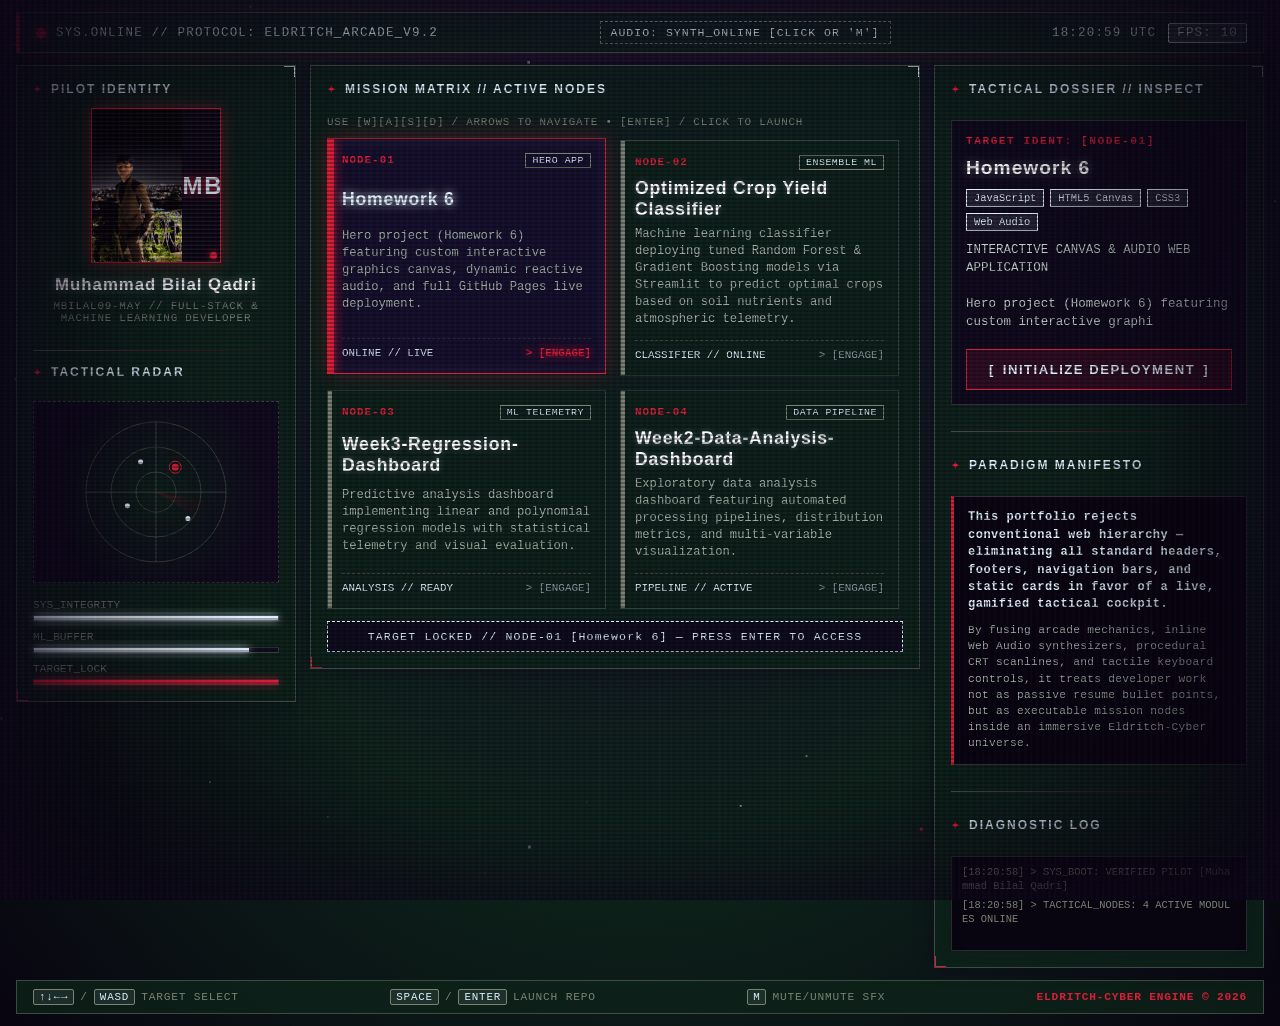
<file: Homework_8/index.html>
<!DOCTYPE html>
<html lang="en">
<head>
  <meta charset="UTF-8" />
  <meta name="viewport" content="width=device-width, initial-scale=1.0" />
  <title>Muhammad Bilal Qadri | Eldritch-Cyber Arcade Portfolio</title>
  <link rel="stylesheet" href="style.css" />
</head>
<body>
  <!-- Background Canvas for Interactive HUD Starfield / Radar grid -->
  <canvas id="bg-canvas"></canvas>

  <!-- CRT Scanlines and Vignette Overlays -->
  <div class="crt-overlay"></div>
  <div class="scanline"></div>

  <!-- Main HUD Interface -->
  <main class="hud-container">
    <!-- Top Telemetry Header-less HUD Status Bar -->
    <header class="hud-topbar" role="banner">
      <div class="system-status">
        <span class="pulse-indicator"></span>
        <span class="system-text">SYS.ONLINE // PROTOCOL: ELDRITCH_ARCADE_v9.2</span>
      </div>
      <button class="audio-toggle-hint" id="audio-status" aria-label="Toggle audio synth SFX">
        <span id="audio-status-text">AUDIO: SYNTH_ONLINE [CLICK OR 'M']</span>
      </button>
      <div class="telemetry">
        <span id="clock-display">00:00:00 UTC</span>
        <span class="badge">FPS: <span id="fps-display">60</span></span>
      </div>
    </header>

    <!-- Center Interactive Console: Left Panel (Status/Radar), Center (Cabinet Grid), Right (Data Terminal) -->
    <div class="hud-content">
      <!-- Left Radar & Identity Module -->
      <section class="hud-panel left-panel">
        <div class="panel-header">PILOT IDENTITY</div>
        <div class="profile-frame">
          <div class="avatar-frame">
            <img id="pilot-avatar-img" class="pilot-avatar-img" src="profile-photo.jpg" alt="Muhammad Bilal Qadri" onerror="this.classList.add('img-fallback')" />
            <div class="avatar-placeholder" id="avatar-fallback-icon">MBQ</div>
            <div class="avatar-scanline"></div>
            <div class="avatar-beacon"></div>
          </div>
          <div class="pilot-info">
            <h1 id="owner-name" class="glitch-text" data-text="Muhammad Bilal Qadri">Muhammad Bilal Qadri</h1>
            <p id="owner-tagline" class="subtext">MBilal09-may // FULL-STACK &amp; ML</p>
          </div>
        </div>

        <div class="hud-divider"></div>

        <div class="panel-header">TACTICAL RADAR</div>
        <div class="radar-box">
          <canvas id="radar-canvas" width="160" height="160"></canvas>
          <div class="radar-scanline"></div>
        </div>

        <div class="stats-box">
          <div class="stat-row">
            <span>SYS_INTEGRITY</span>
            <div class="progress-bar"><div class="progress-fill" style="width: 100%;"></div></div>
          </div>
          <div class="stat-row">
            <span>ML_BUFFER</span>
            <div class="progress-bar"><div class="progress-fill" style="width: 88%;"></div></div>
          </div>
          <div class="stat-row">
            <span>TARGET_LOCK</span>
            <div class="progress-bar"><div class="progress-fill crimson" style="width: 100%;"></div></div>
          </div>
        </div>
      </section>

      <!-- Center Arcade Project Nodes -->
      <section class="hud-panel center-panel">
        <div class="panel-header-row">
          <span class="panel-header">MISSION MATRIX // ACTIVE NODES</span>
          <span class="control-legend">USE [W][A][S][D] / ARROWS TO NAVIGATE &bull; [ENTER] / CLICK TO LAUNCH</span>
        </div>

        <!-- Dynamic Container for Projects -->
        <div class="nodes-grid" id="nodes-grid"></div>

        <!-- Launch status banner -->
        <div class="hud-banner" id="hud-status-banner">STATUS: STANDBY // SELECT MISSION NODE</div>
      </section>

      <!-- Right Project Inspector & Terminal Output -->
      <section class="hud-panel right-panel">
        <div class="panel-header">TACTICAL DOSSIER // INSPECT</div>
        <div class="dossier-screen" id="dossier-screen">
          <div class="dossier-id" id="dossier-id">TARGET IDENT: [NODE-01]</div>
          <h2 class="dossier-title" id="dossier-title">INITIALIZING TELEMETRY...</h2>
          <div class="dossier-tags" id="dossier-tags">
            <span class="tag">TARGET: READY</span>
          </div>
          <p class="dossier-desc" id="dossier-desc">
            Highlight or hover over a mission card in the matrix to stream decrypted telemetry data...
          </p>

          <div class="launch-action-zone">
            <button class="launch-btn" id="launch-btn">
              <span class="btn-bracket">[</span>
              <span class="btn-text">INITIALIZE DEPLOYMENT</span>
              <span class="btn-bracket">]</span>
            </button>
          </div>
        </div>

        <div class="hud-divider"></div>

        <div class="panel-header">PARADIGM MANIFESTO</div>
        <div class="concept-dossier" id="concept-dossier">
          <p class="concept-lead">
            This portfolio rejects conventional web hierarchy &mdash; eliminating all standard headers, footers, navigation bars, and static cards in favor of a live, gamified tactical cockpit.
          </p>
          <p class="concept-body">
            By fusing arcade mechanics, inline Web Audio synthesizers, procedural CRT scanlines, and tactile keyboard controls, it treats developer work not as passive resume bullet points, but as executable mission nodes inside an immersive Eldritch-Cyber universe.
          </p>
        </div>

        <div class="hud-divider"></div>

        <div class="panel-header">DIAGNOSTIC LOG</div>
        <div class="terminal-log-box" id="terminal-log" role="log" aria-live="polite"></div>
      </section>
    </div>

    <!-- Bottom Controls HUD Bar -->
    <section class="hud-bottombar">
      <div class="control-item"><kbd>&uarr;&darr;&larr;&rarr;</kbd> / <kbd>WASD</kbd> TARGET SELECT</div>
      <div class="control-item"><kbd>SPACE</kbd> / <kbd>ENTER</kbd> LAUNCH REPO</div>
      <div class="control-item"><kbd>M</kbd> MUTE/UNMUTE SFX</div>
      <div class="terminal-indicator">ELDRITCH-CYBER ENGINE &copy; 2026</div>
    </section>
  </main>

  <script src="script.js"></script>
</body>
</html>
</file>
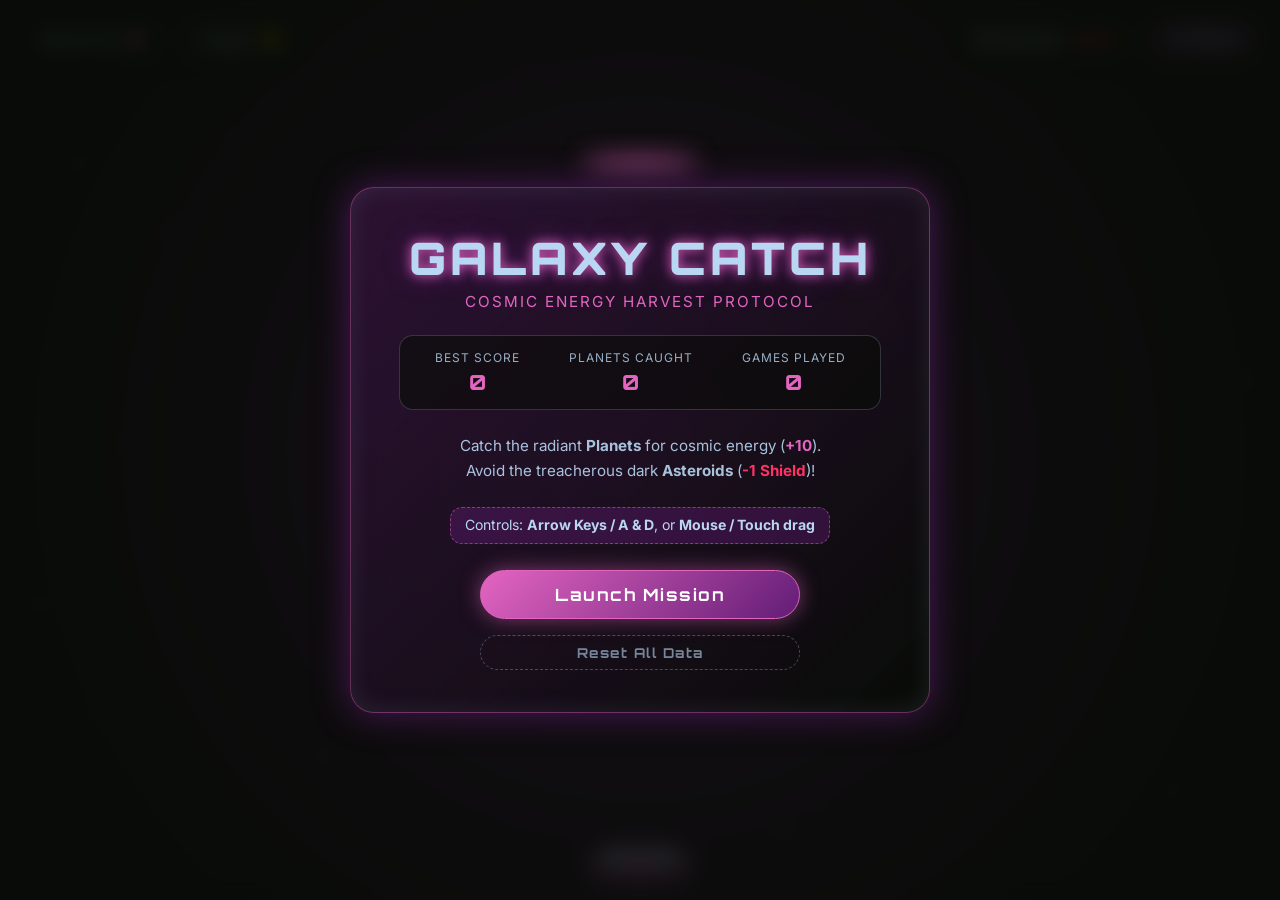
<file: CS_CRP/Homework_6/index.html>
<!DOCTYPE html>
<html lang="en">
<head>
  <meta charset="UTF-8">
  <meta name="viewport" content="width=device-width, initial-scale=1.0">
  <title>Galaxy Catch - Space-Themed Catch Game</title>
  <link rel="preconnect" href="https://fonts.googleapis.com">
  <link rel="preconnect" href="https://fonts.gstatic.com" crossorigin>
  <link href="https://fonts.googleapis.com/css2?family=Inter:wght@400;600;700&family=Orbitron:wght@500;700;900&display=swap" rel="stylesheet">
  <link rel="stylesheet" href="style.css">
</head>
<body>
  <div class="game-wrapper">
    <!-- Game Container with DOM-based Game Area & Overlays -->
    <div id="gameContainer" class="game-container">
      <!-- Playfield for falling items and player -->
      <div id="playArea" class="play-area">
        <!-- Player Cosmic Shield Catcher -->
        <div id="player" class="player-catcher"></div>
      </div>

      <!-- HUD: Score, High Score, Lives & Menu Button -->
      <div id="hud" class="hud">
        <div class="hud-left">
          <div id="scoreBoard" class="hud-item score">Score: <span id="scoreVal">0</span></div>
          <div id="highScoreBoard" class="hud-item high-score">High: <span id="highScoreVal">0</span></div>
        </div>
        <div class="hud-right">
          <div id="livesCounter" class="hud-item lives">Shields: <span id="livesVal">❤❤❤</span></div>
          <button id="pauseBtn" class="hud-btn" title="Pause / Menu (Esc)">⏸ Menu</button>
        </div>
      </div>

      <!-- Damage Flash Overlay -->
      <div id="damageFlash" class="damage-flash"></div>

      <!-- Main / Start Screen Overlay -->
      <div id="startScreen" class="overlay">
        <div class="overlay-content">
          <div class="title-glow-ring"></div>
          <h1>GALAXY CATCH</h1>
          <p class="tagline">Cosmic Energy Harvest Protocol</p>
          
          <div class="stats-panel">
            <div class="stat-box">
              <span class="stat-label">Best Score</span>
              <span id="menuHighScoreVal" class="stat-num">0</span>
            </div>
            <div class="stat-box">
              <span class="stat-label">Planets Caught</span>
              <span id="menuPlanetsCaughtVal" class="stat-num">0</span>
            </div>
            <div class="stat-box">
              <span class="stat-label">Games Played</span>
              <span id="menuGamesPlayedVal" class="stat-num">0</span>
            </div>
          </div>

          <p class="instructions">
            Catch the radiant <strong>Planets</strong> for cosmic energy (<span class="accent-text">+10</span>).<br>
            Avoid the treacherous dark <strong>Asteroids</strong> (<span class="danger-text">-1 Shield</span>)!<br><br>
            <span class="ctrl-tip">Controls: <strong>Arrow Keys / A & D</strong>, or <strong>Mouse / Touch drag</strong></span>
          </p>

          <div class="menu-actions">
            <button id="continueBtn" class="btn btn-secondary hidden">Continue Saved Mission</button>
            <button id="startBtn" class="btn btn-primary">Launch Mission</button>
            <button id="resetDataBtn" class="btn btn-tertiary">Reset All Data</button>
          </div>
        </div>
      </div>

      <!-- Pause Overlay -->
      <div id="pauseScreen" class="overlay hidden">
        <div class="overlay-content">
          <h2>MISSION PAUSED</h2>
          <p class="pause-desc">Progress saved automatically to local storage.</p>
          <div class="stats-mini">
            <p>Current Score: <span id="pauseScoreVal" class="accent-text">0</span></p>
            <p>Shields Remaining: <span id="pauseLivesVal" class="accent-text">3</span></p>
          </div>
          <div class="menu-actions">
            <button id="resumeBtn" class="btn btn-primary">Resume Mission</button>
            <button id="abandonBtn" class="btn btn-secondary">Abandon to Menu</button>
          </div>
        </div>
      </div>

      <!-- Game Over Overlay -->
      <div id="gameOverScreen" class="overlay hidden">
        <div class="overlay-content">
          <h2 class="game-over-title">MISSION FAILED</h2>
          <div class="final-score-card">
            <p class="final-score">Final Cosmic Score: <span id="finalScoreVal" class="accent-text">0</span></p>
            <p id="newHighScoreAlert" class="new-high-score hidden">★ NEW HIGH SCORE! ★</p>
            <p class="stat-sub">All-Time High Score: <span id="gameOverHighScoreVal">0</span></p>
          </div>
          <div class="menu-actions">
            <button id="playAgainBtn" class="btn btn-primary">Relaunch Mission</button>
            <button id="gameOverMenuBtn" class="btn btn-secondary">Main Menu</button>
          </div>
        </div>
      </div>
    </div>
  </div>

  <script src="script.js"></script>
</body>
</html>
</file>
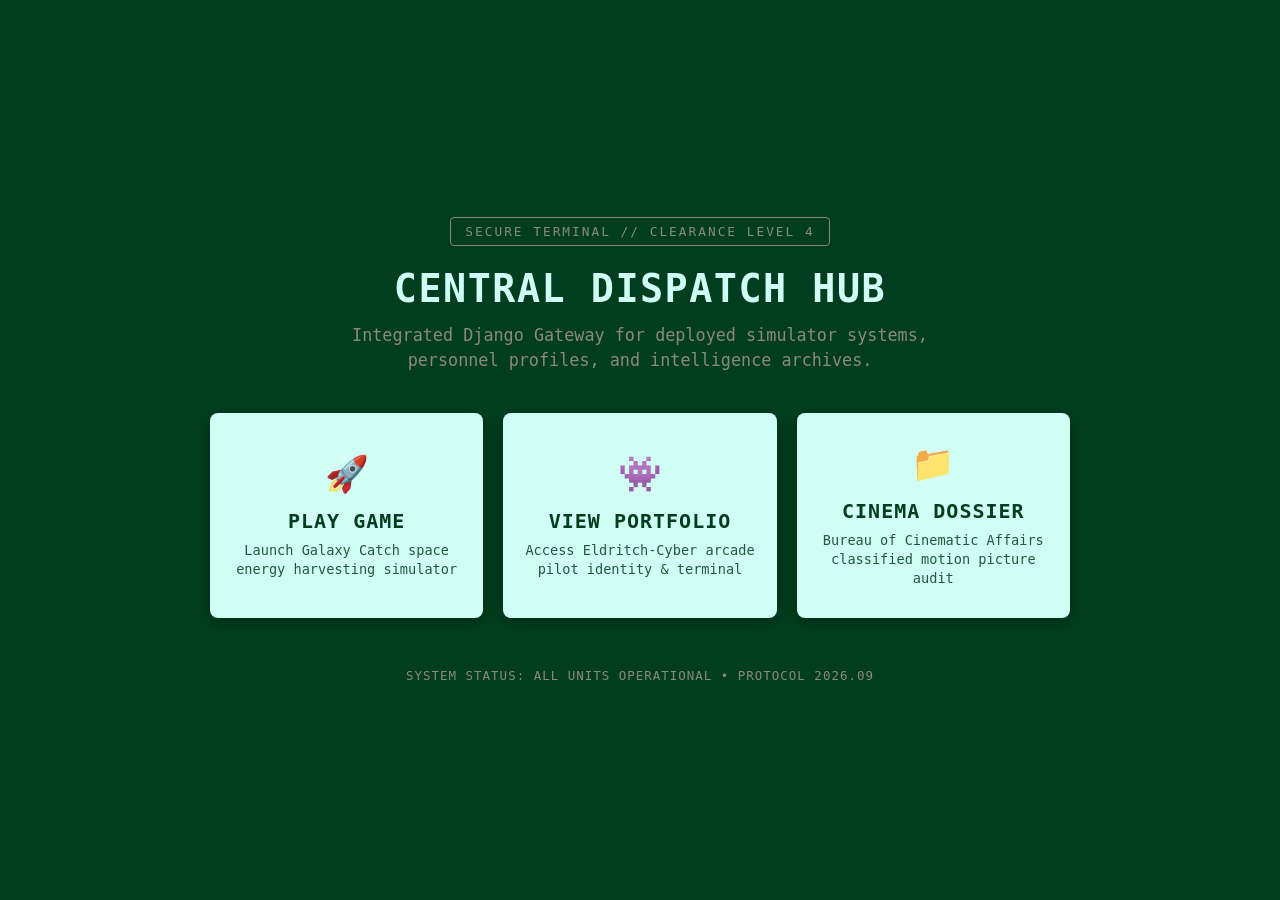
<file: Homework_9/core/templates/core/home.html>
<!DOCTYPE html>
<html lang="en">
<head>
  <meta charset="UTF-8">
  <meta name="viewport" content="width=device-width, initial-scale=1.0">
  <title>HQ Command Terminal — Django Hub</title>
  <style>
    *, *::before, *::after {
      box-sizing: border-box;
      margin: 0;
      padding: 0;
    }

    body {
      background-color: #003e1f;
      color: #d0fef5;
      font-family: ui-monospace, 'Cascadia Code', 'Source Code Pro', Menlo, Consolas, monospace;
      min-height: 100vh;
      display: flex;
      align-items: center;
      justify-content: center;
      padding: 24px;
    }

    .hub-container {
      width: 100%;
      max-width: 860px;
      margin: 0 auto;
      text-align: center;
    }

    .badge-bar {
      display: inline-block;
      font-size: 0.8rem;
      letter-spacing: 2px;
      text-transform: uppercase;
      color: #8b8982;
      border: 1px solid #8b8982;
      padding: 6px 14px;
      border-radius: 4px;
      margin-bottom: 20px;
    }

    .hub-title {
      font-size: 2.4rem;
      font-weight: 700;
      color: #d0fef5;
      letter-spacing: 1.5px;
      margin-bottom: 12px;
      text-transform: uppercase;
    }

    .hub-tagline {
      font-size: 1.05rem;
      color: #8b8982;
      margin-bottom: 40px;
      max-width: 620px;
      margin-left: auto;
      margin-right: auto;
      line-height: 1.5;
    }

    .cards-grid {
      display: grid;
      grid-template-columns: repeat(auto-fit, minmax(240px, 1fr));
      gap: 20px;
      margin-top: 20px;
    }

    .card {
      background-color: #d0fef5;
      color: #003e1f;
      padding: 28px 20px;
      border-radius: 8px;
      text-decoration: none;
      display: flex;
      flex-direction: column;
      align-items: center;
      justify-content: center;
      transition: all 0.2s cubic-bezier(0.16, 1, 0.3, 1);
      border: 2px solid transparent;
      box-shadow: 0 4px 16px rgba(0, 0, 0, 0.3);
    }

    .card:hover, .card:focus-visible {
      background-color: #d7263d;
      color: #d0fef5;
      transform: translateY(-4px);
      box-shadow: 0 8px 24px rgba(215, 38, 61, 0.4);
      border-color: #d0fef5;
      outline: none;
    }

    .card-icon {
      font-size: 2.2rem;
      margin-bottom: 14px;
    }

    .card-title {
      font-size: 1.25rem;
      font-weight: 700;
      letter-spacing: 1px;
      margin-bottom: 8px;
      text-transform: uppercase;
    }

    .card-desc {
      font-size: 0.85rem;
      opacity: 0.85;
      line-height: 1.4;
    }

    .status-footer {
      margin-top: 50px;
      font-size: 0.78rem;
      color: #8b8982;
      letter-spacing: 1px;
    }
  </style>
</head>
<body>
  <div class="hub-container">
    <div class="badge-bar">SECURE TERMINAL // CLEARANCE LEVEL 4</div>
    <h1 class="hub-title">CENTRAL DISPATCH HUB</h1>
    <p class="hub-tagline">Integrated Django Gateway for deployed simulator systems, personnel profiles, and intelligence archives.</p>

    <div class="cards-grid">
      <a href="/game" class="card">
        <div class="card-icon">🚀</div>
        <div class="card-title">Play Game</div>
        <div class="card-desc">Launch Galaxy Catch space energy harvesting simulator</div>
      </a>

      <a href="/portfolio" class="card">
        <div class="card-icon">👾</div>
        <div class="card-title">View Portfolio</div>
        <div class="card-desc">Access Eldritch-Cyber arcade pilot identity & terminal</div>
      </a>

      <a href="/api" class="card">
        <div class="card-icon">📁</div>
        <div class="card-title">Cinema Dossier</div>
        <div class="card-desc">Bureau of Cinematic Affairs classified motion picture audit</div>
      </a>
    </div>

    <div class="status-footer">
      SYSTEM STATUS: ALL UNITS OPERATIONAL &bull; PROTOCOL 2026.09
    </div>
  </div>
</body>
</html>
</file>
<file: Homework_8/style.css>
/* ==========================================================================
   ELDRITCH-CYBER ARCADE HUD STYLES
   Strict 5-Color Dark-Fantasy Palette:
     --midnight-violet: #0f081d
     --deep-forest:     #0d231a
     --grey-olive:      #7a8274
     --frozen-water:    #dff2fd
     --classic-crimson: #da1e37
   Non-Google Fonts CDN: Space Grotesk & JetBrains Mono via Bunny Fonts
   ========================================================================== */

@import url('https://fonts.bunny.net/css?family=space-grotesk:600,700|jetbrains-mono:400,600,700&display=swap');

:root {
  /* Strict 5-Color Palette */
  --midnight-violet: #0f081d;
  --deep-forest: #0d231a;
  --grey-olive: #7a8274;
  --frozen-water: #dff2fd;
  --classic-crimson: #da1e37;

  /* Semantic UI Tokens & Alphas */
  --bg-color: var(--midnight-violet);
  --panel-bg: rgba(13, 35, 26, 0.78);
  --panel-border: rgba(122, 130, 116, 0.45);
  --text-main: var(--frozen-water);
  --text-muted: var(--grey-olive);
  --accent-glow: rgba(223, 242, 253, 0.4);
  --crimson-glow: rgba(218, 30, 55, 0.45);

  /* Fonts */
  --font-display: 'Space Grotesk', -apple-system, BlinkMacSystemFont, sans-serif;
  --font-mono: 'JetBrains Mono', 'Consolas', 'Courier New', monospace;
}

* {
  box-sizing: border-box;
  margin: 0;
  padding: 0;
  user-select: auto;
}

html {
  min-height: 100%;
  background-color: var(--bg-color);
}

body {
  min-height: 100vh;
  min-height: 100dvh;
  overflow-x: hidden;
  overflow-y: auto;
  background-color: var(--bg-color);
  background: radial-gradient(ellipse at 50% 20%, #170d30 0%, #0d231a 55%, #080410 100%);
  color: var(--text-main);
  font-family: var(--font-mono);
  cursor: default;
}

/* Background Canvas */
#bg-canvas {
  position: fixed;
  top: 0;
  left: 0;
  width: 100vw;
  height: 100vh;
  z-index: 0;
  pointer-events: none;
}

/* CRT and Scanline overlays */
.crt-overlay {
  position: fixed;
  top: 0;
  left: 0;
  width: 100vw;
  height: 100vh;
  z-index: 99;
  pointer-events: none;
  background: radial-gradient(circle at center, transparent 55%, rgba(8, 4, 16, 0.8) 100%);
  box-shadow: inset 0 0 100px rgba(15, 8, 29, 0.95);
}

.scanline {
  position: fixed;
  top: 0;
  left: 0;
  width: 100vw;
  height: 100vh;
  z-index: 100;
  pointer-events: none;
  background: linear-gradient(
    rgba(15, 8, 29, 0) 50%, 
    rgba(8, 4, 16, 0.35) 50%
  ), linear-gradient(
    90deg,
    rgba(218, 30, 55, 0.03),
    rgba(13, 35, 26, 0.02),
    rgba(223, 242, 253, 0.03)
  );
  background-size: 100% 4px, 6px 100%;
  animation: scanlineFlicker 0.15s infinite;
  opacity: 0.85;
}

@keyframes scanlineFlicker {
  0% { opacity: 0.85; }
  50% { opacity: 0.72; }
  100% { opacity: 0.88; }
}

/* Main HUD Frame */
.hud-container {
  position: relative;
  z-index: 10;
  display: flex;
  flex-direction: column;
  min-height: 100vh;
  min-height: 100dvh;
  width: 100%;
  max-width: 1600px;
  margin: 0 auto;
  padding: 12px 16px;
  gap: 12px;
}

/* Top Telemetry Bar */
.hud-topbar {
  display: flex;
  justify-content: space-between;
  align-items: center;
  flex-wrap: wrap;
  gap: 10px;
  padding: 8px 16px;
  background: var(--panel-bg);
  border: 1px solid var(--panel-border);
  border-left: 4px solid var(--classic-crimson);
  box-shadow: 0 0 16px rgba(218, 30, 55, 0.2);
  text-transform: uppercase;
  font-size: 0.78rem;
  letter-spacing: 1.2px;
  font-family: var(--font-mono);
}

.system-status {
  display: flex;
  align-items: center;
  gap: 10px;
}

.system-text {
  word-break: break-word;
}

.pulse-indicator {
  width: 10px;
  height: 10px;
  min-width: 10px;
  background: var(--classic-crimson);
  border-radius: 50%;
  box-shadow: 0 0 10px var(--classic-crimson);
  animation: pulseCrimson 1.5s infinite;
}

@keyframes pulseCrimson {
  0%, 100% { opacity: 1; transform: scale(1); }
  50% { opacity: 0.35; transform: scale(0.85); }
}

.audio-toggle-hint {
  background: transparent;
  border: 1px dashed var(--grey-olive);
  padding: 4px 10px;
  cursor: pointer;
  color: var(--frozen-water);
  transition: all 0.2s ease;
  font-family: var(--font-mono);
  font-size: 0.72rem;
  letter-spacing: 1px;
}

.audio-toggle-hint:hover, .audio-toggle-hint:focus-visible {
  border-color: var(--frozen-water);
  text-shadow: 0 0 8px var(--frozen-water);
  box-shadow: 0 0 8px rgba(223, 242, 253, 0.25);
  color: #fff;
}

.telemetry {
  display: flex;
  align-items: center;
  gap: 12px;
  flex-wrap: wrap;
}

.badge {
  background: rgba(223, 242, 253, 0.12);
  border: 1px solid var(--frozen-water);
  padding: 2px 8px;
  border-radius: 2px;
  color: var(--frozen-water);
}

/* Main Content: 3-column layout */
.hud-content {
  display: grid;
  grid-template-columns: 280px minmax(0, 1fr) 330px;
  gap: 14px;
  flex: 1;
  min-height: 0;
  align-items: start;
}

/* Generic Panel Styling */
.hud-panel {
  background: var(--panel-bg);
  border: 1px solid var(--panel-border);
  padding: 16px;
  display: flex;
  flex-direction: column;
  position: relative;
  backdrop-filter: blur(10px);
  box-shadow: inset 0 0 20px rgba(13, 35, 26, 0.8), 0 0 15px rgba(15, 8, 29, 0.6);
  min-width: 0;
  overflow: hidden;
}

.hud-panel::before {
  content: "";
  position: absolute;
  top: -1px;
  right: -1px;
  width: 10px;
  height: 10px;
  border-top: 2px solid var(--frozen-water);
  border-right: 2px solid var(--frozen-water);
  pointer-events: none;
}

.hud-panel::after {
  content: "";
  position: absolute;
  bottom: -1px;
  left: -1px;
  width: 10px;
  height: 10px;
  border-bottom: 2px solid var(--classic-crimson);
  border-left: 2px solid var(--classic-crimson);
  pointer-events: none;
}

.panel-header {
  font-size: 0.75rem;
  font-family: var(--font-display);
  font-weight: 700;
  letter-spacing: 2px;
  color: var(--frozen-water);
  margin-bottom: 12px;
  display: flex;
  align-items: center;
  gap: 8px;
  text-transform: uppercase;
}

.panel-header::before {
  content: "✦";
  font-size: 0.65rem;
  color: var(--classic-crimson);
}

.panel-header-row {
  display: flex;
  justify-content: space-between;
  align-items: center;
  flex-wrap: wrap;
  gap: 8px;
  margin-bottom: 12px;
}

.control-legend {
  font-size: 0.68rem;
  color: var(--grey-olive);
  letter-spacing: 0.8px;
  word-break: break-word;
}

.hud-divider {
  height: 1px;
  background: linear-gradient(90deg, var(--frozen-water), var(--classic-crimson), transparent);
  margin: 14px 0;
  opacity: 0.35;
}

/* Left Panel Elements: Pilot Avatar Frame */
.profile-frame {
  display: flex;
  flex-direction: column;
  align-items: center;
  text-align: center;
  gap: 12px;
  margin-bottom: 12px;
}

.avatar-frame {
  position: relative;
  width: 130px;
  height: 155px;
  border: 1px solid var(--classic-crimson);
  box-shadow: 0 0 16px var(--crimson-glow);
  overflow: hidden;
  flex-shrink: 0;
  background: #080410;
  display: flex;
  align-items: center;
  justify-content: center;
}

.pilot-avatar-img {
  width: 100%;
  height: 100%;
  object-fit: cover;
  object-position: center 20%;
  display: block;
  filter: contrast(1.1) brightness(0.98);
  transition: transform 0.3s ease;
}

.pilot-avatar-img.img-fallback {
  display: none;
}

.avatar-placeholder {
  font-family: var(--font-display);
  font-weight: 700;
  font-size: 1.5rem;
  color: var(--frozen-water);
  letter-spacing: 2px;
  text-shadow: 0 0 8px var(--classic-crimson);
}

.avatar-frame:hover .pilot-avatar-img {
  transform: scale(1.05);
}

.avatar-scanline {
  position: absolute;
  top: 0;
  left: 0;
  width: 100%;
  height: 100%;
  background: repeating-linear-gradient(
    0deg,
    rgba(223, 242, 253, 0.08) 0px,
    rgba(223, 242, 253, 0.08) 1px,
    transparent 2px,
    transparent 4px
  );
  pointer-events: none;
}

.avatar-beacon {
  position: absolute;
  bottom: 3px;
  right: 3px;
  width: 7px;
  height: 7px;
  background: var(--classic-crimson);
  border-radius: 50%;
  box-shadow: 0 0 6px var(--classic-crimson);
}

.pilot-info {
  min-width: 0;
  flex: 1;
}

.pilot-info h1 {
  font-family: var(--font-display);
  font-size: 1.05rem;
  font-weight: 700;
  color: #fff;
  letter-spacing: 1px;
  text-shadow: 0 0 10px var(--accent-glow);
  word-break: break-word;
  line-height: 1.25;
}

.pilot-info .subtext {
  font-size: 0.68rem;
  color: var(--grey-olive);
  margin-top: 4px;
  letter-spacing: 0.8px;
  text-transform: uppercase;
  word-break: break-word;
}

/* Tactical Radar */
.radar-box {
  position: relative;
  display: flex;
  justify-content: center;
  align-items: center;
  margin: 10px 0;
  background: radial-gradient(circle, rgba(13, 35, 26, 0.9) 0%, rgba(15, 8, 29, 0.9) 70%);
  border: 1px dashed rgba(122, 130, 116, 0.4);
  padding: 10px;
}

#radar-canvas {
  border-radius: 50%;
  display: block;
  max-width: 100%;
  height: auto;
}

.stats-box {
  display: flex;
  flex-direction: column;
  gap: 10px;
  margin-top: 6px;
}

.stat-row {
  display: flex;
  flex-direction: column;
  gap: 4px;
  font-size: 0.7rem;
  color: var(--grey-olive);
}

.progress-bar {
  width: 100%;
  height: 6px;
  background: rgba(15, 8, 29, 0.8);
  border: 1px solid rgba(122, 130, 116, 0.4);
}

.progress-fill {
  height: 100%;
  background: var(--frozen-water);
  box-shadow: 0 0 8px var(--frozen-water);
}

.progress-fill.crimson {
  background: var(--classic-crimson);
  box-shadow: 0 0 8px var(--classic-crimson);
}

/* Center Mission Grid */
.center-panel {
  display: flex;
  flex-direction: column;
  min-height: 0;
}

.nodes-grid {
  display: grid;
  grid-template-columns: repeat(2, minmax(0, 1fr));
  gap: 14px;
  flex: 1;
  padding-right: 4px;
}

.nodes-grid::-webkit-scrollbar {
  width: 5px;
}
.nodes-grid::-webkit-scrollbar-thumb {
  background: var(--grey-olive);
}

/* Arcade Project Slot Card */
.node-card {
  position: relative;
  background: rgba(13, 35, 26, 0.65);
  border: 1px solid rgba(122, 130, 116, 0.35);
  padding: 14px;
  display: flex;
  flex-direction: column;
  justify-content: space-between;
  cursor: pointer;
  transition: all 0.25s cubic-bezier(0.2, 0.8, 0.2, 1);
  overflow: hidden;
  min-height: 150px;
}

.node-card::before {
  content: "";
  position: absolute;
  top: 0;
  left: 0;
  width: 4px;
  height: 100%;
  background: var(--grey-olive);
  transition: background 0.25s, width 0.25s, box-shadow 0.25s;
}

.node-card:hover, .node-card.selected {
  transform: translateY(-2px);
  border-color: var(--classic-crimson);
  box-shadow: 0 0 20px rgba(218, 30, 55, 0.3), inset 0 0 15px rgba(223, 242, 253, 0.08);
  background: rgba(23, 13, 48, 0.85);
}

.node-card:hover::before, .node-card.selected::before {
  background: var(--classic-crimson);
  width: 6px;
  box-shadow: 0 0 12px var(--classic-crimson);
}

.node-card.active-launch {
  animation: launchFlash 0.4s ease forwards;
}

@keyframes launchFlash {
  0% { background: var(--classic-crimson); color: #fff; }
  50% { background: var(--frozen-water); color: #000; }
  100% { background: rgba(23, 13, 48, 0.95); }
}

.node-top {
  display: flex;
  justify-content: space-between;
  align-items: baseline;
  margin-bottom: 8px;
  gap: 8px;
}

.node-index {
  font-size: 0.68rem;
  color: var(--classic-crimson);
  font-weight: 700;
  letter-spacing: 1px;
}

.node-status-tag {
  font-size: 0.62rem;
  padding: 1px 6px;
  border: 1px solid var(--grey-olive);
  color: var(--frozen-water);
  text-transform: uppercase;
  letter-spacing: 0.5px;
  white-space: nowrap;
}

.node-title {
  font-family: var(--font-display);
  font-size: 1.1rem;
  font-weight: 700;
  color: #fff;
  letter-spacing: 0.8px;
  margin-bottom: 6px;
  text-shadow: 0 0 6px rgba(223, 242, 253, 0.3);
  word-break: break-word;
}

.node-card.selected .node-title {
  color: var(--frozen-water);
  text-shadow: 0 0 10px var(--frozen-water);
}

.node-desc {
  font-size: 0.76rem;
  color: #a4b3a8;
  line-height: 1.4;
  margin-bottom: 12px;
  word-break: break-word;
}

.node-footer {
  display: flex;
  justify-content: space-between;
  align-items: center;
  font-size: 0.68rem;
  color: var(--frozen-water);
  border-top: 1px dashed rgba(122, 130, 116, 0.35);
  padding-top: 8px;
  gap: 8px;
}

.node-action-prompt {
  opacity: 0.6;
  white-space: nowrap;
}

.node-card.selected .node-action-prompt {
  opacity: 1;
  color: var(--classic-crimson);
  font-weight: bold;
  text-shadow: 0 0 8px var(--classic-crimson);
}

.hud-banner {
  margin-top: 12px;
  padding: 8px 12px;
  background: rgba(15, 8, 29, 0.85);
  border: 1px dashed var(--frozen-water);
  color: var(--frozen-water);
  font-size: 0.72rem;
  letter-spacing: 1.2px;
  text-align: center;
  word-break: break-word;
}

/* Right Dossier Panel */
.right-panel {
  display: flex;
  flex-direction: column;
  gap: 12px;
}

.dossier-screen {
  background: rgba(15, 8, 29, 0.9);
  border: 1px solid rgba(122, 130, 116, 0.3);
  padding: 14px;
  display: flex;
  flex-direction: column;
  gap: 10px;
}

.dossier-id {
  font-size: 0.7rem;
  color: var(--classic-crimson);
  letter-spacing: 1.5px;
  font-weight: 700;
}

.dossier-title {
  font-family: var(--font-display);
  font-size: 1.2rem;
  font-weight: 700;
  color: #fff;
  letter-spacing: 1px;
  text-shadow: 0 0 10px var(--accent-glow);
  word-break: break-word;
}

.dossier-tags {
  display: flex;
  gap: 6px;
  flex-wrap: wrap;
}

.tag {
  font-size: 0.65rem;
  padding: 2px 7px;
  background: rgba(223, 242, 253, 0.1);
  border: 1px solid var(--frozen-water);
  color: var(--frozen-water);
}

.dossier-desc {
  font-size: 0.78rem;
  color: #c4d4cc;
  line-height: 1.45;
  min-height: 70px;
  word-break: break-word;
  white-space: pre-line;
}

.launch-action-zone {
  margin-top: 8px;
}

.launch-btn {
  width: 100%;
  padding: 12px;
  background: rgba(218, 30, 55, 0.15);
  border: 1px solid var(--classic-crimson);
  color: var(--frozen-water);
  font-family: var(--font-display);
  font-weight: 700;
  font-size: 0.82rem;
  letter-spacing: 1.5px;
  cursor: pointer;
  transition: all 0.2s ease;
  display: flex;
  align-items: center;
  justify-content: center;
  gap: 8px;
}

.launch-btn:hover, .launch-btn:focus-visible {
  background: var(--classic-crimson);
  color: #fff;
  box-shadow: 0 0 18px var(--classic-crimson);
}

.launch-btn:active {
  background: var(--frozen-water);
  color: var(--midnight-violet);
  border-color: var(--frozen-water);
  box-shadow: 0 0 20px var(--frozen-water);
}

/* Concept Manifesto Box */
.concept-dossier {
  background: rgba(8, 4, 16, 0.95);
  border: 1px solid rgba(122, 130, 116, 0.35);
  border-left: 3px solid var(--classic-crimson);
  padding: 12px 14px;
  display: flex;
  flex-direction: column;
  gap: 8px;
  box-shadow: inset 0 0 15px rgba(15, 8, 29, 0.8);
}

.concept-lead {
  font-size: 0.75rem;
  line-height: 1.45;
  color: var(--frozen-water);
  font-weight: 600;
  letter-spacing: 0.5px;
  word-break: break-word;
}

.concept-body {
  font-size: 0.7rem;
  line-height: 1.45;
  color: #a4b3a8;
  letter-spacing: 0.3px;
  word-break: break-word;
}

/* Diagnostic Log Window */
.terminal-log-box {
  background: rgba(8, 4, 16, 0.95);
  border: 1px solid rgba(122, 130, 116, 0.3);
  padding: 8px 10px;
  height: 95px;
  overflow-y: auto;
  font-size: 0.65rem;
  line-height: 1.4;
  font-family: var(--font-mono);
  display: flex;
  flex-direction: column;
  gap: 4px;
}

.terminal-log-box::-webkit-scrollbar {
  width: 4px;
}
.terminal-log-box::-webkit-scrollbar-thumb {
  background: var(--grey-olive);
}

.log-line {
  color: var(--grey-olive);
  word-break: break-all;
}

.log-line.crimson {
  color: var(--classic-crimson);
  font-weight: 600;
}

.log-line.accent {
  color: var(--frozen-water);
}

/* Bottom Controls Bar */
.hud-bottombar {
  display: flex;
  justify-content: space-between;
  align-items: center;
  flex-wrap: wrap;
  gap: 8px;
  padding: 8px 16px;
  background: var(--panel-bg);
  border: 1px solid var(--panel-border);
  font-size: 0.7rem;
  color: var(--grey-olive);
  letter-spacing: 0.8px;
}

.control-item {
  display: flex;
  align-items: center;
  gap: 6px;
  flex-wrap: wrap;
}

kbd {
  background: rgba(223, 242, 253, 0.08);
  border: 1px solid var(--grey-olive);
  padding: 1px 5px;
  border-radius: 2px;
  color: var(--frozen-water);
  font-family: var(--font-mono);
  font-size: 0.68rem;
}

.terminal-indicator {
  color: var(--classic-crimson);
  font-weight: bold;
}

/* Responsive Scaling & Mobile Portability */
@media (max-width: 1200px) {
  .hud-content {
    grid-template-columns: 240px minmax(0, 1fr) 290px;
    gap: 12px;
  }
}

@media (max-width: 960px) {
  .hud-content {
    grid-template-columns: 1fr;
    gap: 16px;
  }

  .profile-frame {
    flex-direction: row;
    text-align: left;
    justify-content: flex-start;
  }

  .avatar-frame {
    width: 90px;
    height: 110px;
  }
  
  .nodes-grid {
    grid-template-columns: repeat(2, minmax(0, 1fr));
  }

  .left-panel, .right-panel {
    display: flex;
  }

  .hud-topbar, .hud-bottombar {
    justify-content: center;
    text-align: center;
  }
}

@media (max-width: 640px) {
  .hud-container {
    padding: 8px;
    gap: 10px;
  }

  .avatar-frame {
    width: 75px;
    height: 90px;
  }

  .hud-topbar {
    padding: 8px 10px;
    font-size: 0.7rem;
  }

  .nodes-grid {
    grid-template-columns: 1fr;
    gap: 12px;
  }

  .control-legend {
    display: none;
  }

  .hud-bottombar {
    flex-direction: column;
    align-items: flex-start;
    gap: 6px;
  }

  .terminal-indicator {
    align-self: center;
    margin-top: 4px;
  }
}
</file>
<file: CS_CRP/Homework_6/style.css>
/* ==========================================
   Galaxy Catch Game - Space Theme Stylesheet
   Pure CSS Visual Art & DOM-based Field
   ========================================== */

:root {
  /* Color Palette Variables */
  --onyx: #090c08;
  --pale-sky: #b9d6f2;
  --velvet-orchid: #631d76;
  --bubblegum-fizz: #e365c1;

  /* HSL Variations */
  --onyx-hsl: hsla(105, 20%, 4%, 1);
  --pale-sky-hsl: hsla(209, 69%, 84%, 1);
  --velvet-orchid-hsl: hsla(287, 61%, 29%, 1);
  --bubblegum-fizz-hsl: hsla(316, 69%, 64%, 1);

  /* Deep Black Asteroid Tone */
  --asteroid-dark: #030403;
  --asteroid-crater: #141a12;

  /* Pre-configured Gradients */
  --galaxy-bg: radial-gradient(circle at center, #631d76 0%, #090c08 85%);
  --planet-gradient-1: radial-gradient(circle at 30% 30%, #e365c1, #631d76);
  --planet-gradient-2: radial-gradient(circle at 30% 30%, #b9d6f2, #631d76);
  --asteroid-gradient: radial-gradient(circle at 30% 30%, var(--asteroid-crater), var(--asteroid-dark));
}

/* Reset & Base Layout */
* {
  box-sizing: border-box;
  margin: 0;
  padding: 0;
}

body {
  width: 100vw;
  height: 100vh;
  margin: 0;
  padding: 0;
  background: var(--onyx);
  display: flex;
  align-items: center;
  justify-content: center;
  font-family: 'Inter', -apple-system, BlinkMacSystemFont, 'Segoe UI', Roboto, sans-serif;
  color: var(--pale-sky);
  overflow: hidden;
  user-select: none;
  -webkit-user-select: none;
}

.game-wrapper {
  width: 100vw;
  height: 100vh;
  margin: 0;
  padding: 0;
  display: flex;
  justify-content: center;
  align-items: center;
}

/* Game Container - Full Viewport */
.game-container {
  position: relative;
  width: 100vw;
  height: 100vh;
  background: var(--galaxy-bg);
  overflow: hidden;
  border: none;
}

/* Procedural Starfield Layers */
.game-container::before {
  content: "";
  position: absolute;
  top: 0;
  left: 0;
  width: 2px;
  height: 2px;
  border-radius: 50%;
  box-shadow:
    2vw 5vh var(--pale-sky),
    6vw 18vh rgba(185, 214, 242, 0.7),
    11vw 7vh rgba(227, 101, 193, 0.8),
    17vw 14vh var(--pale-sky),
    24vw 8vh rgba(185, 214, 242, 0.6),
    31vw 22vh rgba(227, 101, 193, 0.9),
    38vw 12vh var(--pale-sky),
    45vw 28vh rgba(185, 214, 242, 0.8),
    52vw 15vh rgba(227, 101, 193, 0.5),
    59vw 24vh var(--pale-sky),
    66vw 9vh rgba(185, 214, 242, 0.7),
    73vw 19vh var(--pale-sky),
    81vw 11vh rgba(227, 101, 193, 0.8),
    88vw 26vh var(--pale-sky),
    94vw 14vh rgba(185, 214, 242, 0.6),
    4vw 38vh rgba(227, 101, 193, 0.7),
    9vw 49vh var(--pale-sky),
    14vw 33vh rgba(185, 214, 242, 0.5),
    21vw 44vh var(--pale-sky),
    28vw 36vh rgba(227, 101, 193, 0.8),
    35vw 47vh var(--pale-sky),
    42vw 39vh rgba(185, 214, 242, 0.7),
    49vw 53vh rgba(227, 101, 193, 0.6),
    56vw 41vh var(--pale-sky),
    63vw 56vh rgba(185, 214, 242, 0.8),
    70vw 45vh var(--pale-sky),
    77vw 58vh rgba(227, 101, 193, 0.7),
    84vw 48vh var(--pale-sky),
    91vw 55vh rgba(185, 214, 242, 0.5),
    97vw 42vh var(--pale-sky),
    3vw 67vh rgba(185, 214, 242, 0.7),
    8vw 79vh var(--pale-sky),
    15vw 63vh rgba(227, 101, 193, 0.9),
    22vw 74vh var(--pale-sky),
    29vw 69vh rgba(185, 214, 242, 0.6),
    36vw 82vh var(--pale-sky),
    43vw 71vh rgba(227, 101, 193, 0.7),
    50vw 86vh var(--pale-sky),
    57vw 75vh rgba(185, 214, 242, 0.8),
    64vw 89vh var(--pale-sky),
    71vw 77vh rgba(227, 101, 193, 0.8),
    78vw 85vh var(--pale-sky),
    85vw 72vh rgba(185, 214, 242, 0.6),
    92vw 88vh var(--pale-sky),
    98vw 78vh rgba(227, 101, 193, 0.7);
  animation: starTwinkle 4s infinite alternate ease-in-out;
  pointer-events: none;
}

.game-container::after {
  content: "";
  position: absolute;
  top: 0;
  left: 0;
  width: 3px;
  height: 3px;
  border-radius: 50%;
  box-shadow:
    5vw 12vh rgba(227, 101, 193, 0.9),
    13vw 25vh var(--pale-sky),
    27vw 19vh rgba(185, 214, 242, 0.8),
    41vw 8vh rgba(227, 101, 193, 0.85),
    55vw 31vh var(--pale-sky),
    69vw 17vh rgba(185, 214, 242, 0.9),
    83vw 29vh rgba(227, 101, 193, 0.75),
    96vw 11vh var(--pale-sky),
    7vw 62vh rgba(185, 214, 242, 0.8),
    25vw 84vh var(--pale-sky),
    39vw 65vh rgba(227, 101, 193, 0.8),
    61vw 92vh var(--pale-sky),
    75vw 68vh rgba(185, 214, 242, 0.7),
    89vw 81vh rgba(227, 101, 193, 0.85);
  animation: starTwinkleSlow 6s infinite alternate ease-in-out;
  pointer-events: none;
}

@keyframes starTwinkle {
  0% { opacity: 0.35; }
  50% { opacity: 0.95; }
  100% { opacity: 0.45; }
}

@keyframes starTwinkleSlow {
  0% { opacity: 0.8; }
  50% { opacity: 0.25; }
  100% { opacity: 0.9; }
}

/* Play Area */
.play-area {
  position: absolute;
  top: 0;
  left: 0;
  width: 100%;
  height: 100%;
  overflow: hidden;
  pointer-events: none;
}

/* ==========================================
   PURE CSS ART: PLAYER CATCHER (COSMIC SHIELD)
   ========================================== */
.player-catcher {
  position: absolute;
  width: 90px;
  height: 20px;
  border-radius: 12px;
  background: linear-gradient(180deg, var(--pale-sky) 0%, var(--velvet-orchid) 70%, var(--onyx) 100%);
  border: 1px solid var(--bubblegum-fizz);
  box-shadow: 
    0 0 16px var(--bubblegum-fizz),
    0 0 30px rgba(99, 29, 118, 0.8),
    inset 0 1px 4px #ffffff;
  pointer-events: auto;
  cursor: grab;
  will-change: transform;
}

.player-catcher::before {
  content: "";
  position: absolute;
  top: -4px;
  left: 10%;
  width: 80%;
  height: 4px;
  border-radius: 4px;
  background: var(--pale-sky);
  box-shadow: 0 0 10px #ffffff, 0 0 18px var(--pale-sky);
}

.player-catcher::after {
  content: "";
  position: absolute;
  top: 50%;
  left: 50%;
  transform: translate(-50%, -50%);
  width: 24px;
  height: 8px;
  border-radius: 5px;
  background: var(--bubblegum-fizz);
  box-shadow: 0 0 12px var(--bubblegum-fizz), 0 0 20px var(--velvet-orchid);
}

/* ==========================================
   PURE CSS ART: FALLING PLANETS & ASTEROIDS
   ========================================= */
.item {
  position: absolute;
  width: 32px;
  height: 32px;
  border-radius: 50%;
  box-sizing: border-box;
  will-change: transform;
  pointer-events: none;
}

/* Planet Type 1: Bubblegum Fizz & Orchid */
.item-inner {
  width: 100%;
  height: 100%;
  position: relative;
  border-radius: inherit;
}

/* Planet Type 1: Bubblegum Fizz & Orchid */
.item-planet-1 .item-inner {
  background: var(--planet-gradient-1);
  border-radius: 50%;
  box-shadow: 
    0 0 14px var(--bubblegum-fizz), 
    0 0 26px rgba(99, 29, 118, 0.7),
    inset -3px -3px 8px rgba(9, 12, 8, 0.8);
  animation: itemSpin 5s linear infinite;
}

/* Planetary Ring for Planet 1 */
.item-planet-1 .item-inner::after {
  content: "";
  position: absolute;
  top: 50%;
  left: 50%;
  width: 48px;
  height: 14px;
  transform: translate(-50%, -50%) rotate(-25deg);
  border-radius: 50%;
  border: 2px solid rgba(227, 101, 193, 0.85);
  box-shadow: 0 0 6px var(--bubblegum-fizz);
  pointer-events: none;
}

/* Planet Type 2: Pale Sky & Orchid */
.item-planet-2 .item-inner {
  background: var(--planet-gradient-2);
  border-radius: 50%;
  box-shadow: 
    0 0 14px var(--pale-sky), 
    0 0 26px rgba(99, 29, 118, 0.6),
    inset -3px -3px 8px rgba(9, 12, 8, 0.8);
  animation: itemSpinReverse 6s linear infinite;
}

/* Planetary Ring for Planet 2 */
.item-planet-2 .item-inner::after {
  content: "";
  position: absolute;
  top: 50%;
  left: 50%;
  width: 46px;
  height: 12px;
  transform: translate(-50%, -50%) rotate(30deg);
  border-radius: 50%;
  border: 2px solid rgba(185, 214, 242, 0.85);
  box-shadow: 0 0 6px var(--pale-sky);
  pointer-events: none;
}

/* Asteroids (Bad Items): Deep Black Irregular Shape */
.item-asteroid .item-inner {
  background: var(--asteroid-gradient);
  border-radius: 38% 62% 63% 37% / 41% 44% 56% 59%;
  border: 1px solid var(--asteroid-crater);
  box-shadow: 
    0 0 8px rgba(3, 4, 3, 0.95), 
    inset -3px -3px 6px #000000,
    inset 2px 2px 4px var(--asteroid-crater);
  animation: asteroidSpin 4s linear infinite;
}

/* Asteroid Craters */
.item-asteroid .item-inner::before {
  content: "";
  position: absolute;
  top: 6px;
  left: 8px;
  width: 7px;
  height: 6px;
  border-radius: 50%;
  background: var(--asteroid-dark);
  box-shadow: 
    inset 1px 1px 2px #000000,
    11px 9px 0 0 var(--asteroid-dark),
    6px 14px 0 -1px var(--asteroid-dark);
}

@keyframes itemSpin {
  0% { transform: rotate(0deg); }
  100% { transform: rotate(360deg); }
}

@keyframes itemSpinReverse {
  0% { transform: rotate(0deg); }
  100% { transform: rotate(-360deg); }
}

@keyframes asteroidSpin {
  0% { transform: rotate(0deg); }
  100% { transform: rotate(360deg); }
}

/* Particle Burst Elements */
.particle {
  position: absolute;
  border-radius: 50%;
  pointer-events: none;
  will-change: transform, opacity;
}

/* ==========================================
   HEADS-UP DISPLAY (HUD)
   ========================================== */
.hud {
  position: absolute;
  top: 18px;
  left: 24px;
  right: 24px;
  display: flex;
  justify-content: space-between;
  align-items: center;
  z-index: 10;
  pointer-events: none;
}

.hud-left, .hud-right {
  display: flex;
  align-items: center;
  gap: 16px;
  pointer-events: auto;
}

.hud-item {
  font-family: 'Orbitron', monospace;
  font-size: 1.15rem;
  font-weight: 700;
  letter-spacing: 1.5px;
  color: var(--pale-sky);
  background: rgba(9, 12, 8, 0.7);
  backdrop-filter: blur(8px);
  padding: 8px 18px;
  border-radius: 20px;
  border: 1px solid rgba(185, 214, 242, 0.3);
  box-shadow: 0 4px 14px rgba(0, 0, 0, 0.5);
  display: flex;
  align-items: center;
  gap: 8px;
}

.hud-item span {
  font-weight: 900;
}

.hud-item.score span {
  color: var(--bubblegum-fizz);
  text-shadow: 0 0 10px var(--bubblegum-fizz);
}

.hud-item.high-score span {
  color: #ffd700;
  text-shadow: 0 0 8px rgba(255, 215, 0, 0.6);
}

.hud-item.lives span {
  color: #ff3366;
  letter-spacing: 3px;
  text-shadow: 0 0 8px #ff3366;
}

.hud-btn {
  font-family: 'Orbitron', monospace;
  font-size: 0.95rem;
  font-weight: 700;
  color: var(--pale-sky);
  background: rgba(99, 29, 118, 0.5);
  backdrop-filter: blur(8px);
  padding: 8px 18px;
  border-radius: 20px;
  border: 1px solid var(--bubblegum-fizz);
  cursor: pointer;
  transition: all 0.2s ease;
  box-shadow: 0 0 12px rgba(227, 101, 193, 0.3);
}

.hud-btn:hover {
  background: var(--bubblegum-fizz);
  color: var(--onyx);
  box-shadow: 0 0 20px var(--bubblegum-fizz);
  transform: translateY(-1px);
}

/* Damage Flash Overlay */
.damage-flash {
  position: absolute;
  top: 0;
  left: 0;
  width: 100%;
  height: 100%;
  background: radial-gradient(circle, rgba(255, 30, 80, 0.45) 0%, rgba(99, 29, 118, 0.3) 100%);
  opacity: 0;
  pointer-events: none;
  transition: opacity 0.08s ease-out;
  z-index: 15;
}

.damage-flash.active {
  opacity: 1;
}

/* Screen Shake Effect */
.shake {
  animation: screenShake 0.28s cubic-bezier(.36,.07,.19,.97) both;
}

@keyframes screenShake {
  10%, 90% { transform: translate3d(-3px, 0, 0); }
  20%, 80% { transform: translate3d(5px, -2px, 0); }
  30%, 50%, 70% { transform: translate3d(-6px, 3px, 0); }
  40%, 60% { transform: translate3d(6px, 2px, 0); }
}

/* ==========================================
   MODAL OVERLAYS (START, PAUSE, GAME OVER)
   ========================================== */
.overlay {
  position: absolute;
  top: 0;
  left: 0;
  width: 100%;
  height: 100%;
  background: rgba(9, 12, 8, 0.85);
  backdrop-filter: blur(10px);
  display: flex;
  align-items: center;
  justify-content: center;
  z-index: 25;
  transition: opacity 0.3s ease, visibility 0.3s ease;
}

.overlay.hidden {
  opacity: 0;
  visibility: hidden;
  pointer-events: none;
}

.overlay-content {
  position: relative;
  background: linear-gradient(135deg, rgba(99, 29, 118, 0.35) 0%, rgba(9, 12, 8, 0.95) 100%);
  border: 1px solid rgba(227, 101, 193, 0.4);
  box-shadow: 
    0 0 35px rgba(99, 29, 118, 0.7),
    inset 0 0 25px rgba(185, 214, 242, 0.1);
  border-radius: 24px;
  padding: 42px 48px;
  text-align: center;
  max-width: 580px;
  width: 90%;
  animation: modalPopIn 0.35s cubic-bezier(0.175, 0.885, 0.32, 1.275);
}

@keyframes modalPopIn {
  from {
    transform: scale(0.92);
    opacity: 0;
  }
  to {
    transform: scale(1);
    opacity: 1;
  }
}

.title-glow-ring {
  position: absolute;
  top: -30px;
  left: 50%;
  transform: translateX(-50%);
  width: 120px;
  height: 8px;
  background: var(--bubblegum-fizz);
  border-radius: 50%;
  filter: blur(12px);
}

h1 {
  font-family: 'Orbitron', monospace;
  font-size: 2.8rem;
  font-weight: 900;
  letter-spacing: 4px;
  color: var(--pale-sky);
  margin-bottom: 6px;
  text-shadow: 
    0 0 12px var(--bubblegum-fizz),
    0 0 24px var(--velvet-orchid);
}

.tagline {
  font-size: 0.95rem;
  letter-spacing: 2px;
  text-transform: uppercase;
  color: var(--bubblegum-fizz);
  margin-bottom: 24px;
}

h2 {
  font-family: 'Orbitron', monospace;
  font-size: 2.3rem;
  font-weight: 900;
  letter-spacing: 3px;
  color: var(--pale-sky);
  margin-bottom: 14px;
  text-shadow: 0 0 14px var(--bubblegum-fizz);
}

.game-over-title {
  color: #ff3366;
  text-shadow: 0 0 18px rgba(255, 51, 102, 0.8);
}

/* Stats Panel in Start Screen */
.stats-panel {
  display: flex;
  justify-content: space-around;
  gap: 12px;
  margin: 18px 0 24px 0;
  background: rgba(9, 12, 8, 0.6);
  padding: 14px 16px;
  border-radius: 14px;
  border: 1px solid rgba(185, 214, 242, 0.2);
}

.stat-box {
  display: flex;
  flex-direction: column;
  gap: 4px;
}

.stat-label {
  font-size: 0.75rem;
  text-transform: uppercase;
  letter-spacing: 1px;
  color: var(--pale-sky);
  opacity: 0.8;
}

.stat-num {
  font-family: 'Orbitron', monospace;
  font-size: 1.3rem;
  font-weight: 800;
  color: var(--bubblegum-fizz);
}

.instructions {
  font-size: 0.95rem;
  line-height: 1.6;
  color: rgba(185, 214, 242, 0.9);
  margin-bottom: 26px;
}

.ctrl-tip {
  display: inline-block;
  font-size: 0.88rem;
  color: var(--pale-sky);
  background: rgba(99, 29, 118, 0.4);
  padding: 6px 14px;
  border-radius: 12px;
  border: 1px dashed rgba(227, 101, 193, 0.5);
}

.pause-desc {
  font-size: 0.95rem;
  color: rgba(185, 214, 242, 0.8);
  margin-bottom: 16px;
}

.stats-mini {
  font-family: 'Orbitron', monospace;
  font-size: 1.1rem;
  margin-bottom: 24px;
  display: flex;
  justify-content: center;
  gap: 24px;
}

.final-score-card {
  margin-bottom: 26px;
}

.final-score {
  font-size: 1.35rem;
  font-weight: 600;
  margin-bottom: 8px;
}

.new-high-score {
  font-family: 'Orbitron', monospace;
  font-size: 1.15rem;
  font-weight: 900;
  color: #ffd700;
  text-shadow: 0 0 12px rgba(255, 215, 0, 0.8);
  margin-bottom: 10px;
  animation: pulseGold 1.5s infinite alternate;
}

@keyframes pulseGold {
  from { transform: scale(1); opacity: 0.85; }
  to { transform: scale(1.06); opacity: 1; }
}

.stat-sub {
  font-size: 0.95rem;
  color: rgba(185, 214, 242, 0.7);
}

.accent-text {
  color: var(--bubblegum-fizz);
  font-weight: 700;
}

.danger-text {
  color: #ff3366;
  font-weight: 700;
}

/* Action Buttons */
.menu-actions {
  display: flex;
  flex-direction: column;
  gap: 12px;
  align-items: center;
  width: 100%;
}

.btn {
  font-family: 'Orbitron', monospace;
  font-size: 1.05rem;
  font-weight: 700;
  letter-spacing: 1.5px;
  padding: 13px 28px;
  border-radius: 30px;
  cursor: pointer;
  width: 100%;
  max-width: 320px;
  transition: all 0.22s cubic-bezier(0.4, 0, 0.2, 1);
  outline: none;
}

.btn-primary {
  background: linear-gradient(135deg, var(--bubblegum-fizz) 0%, var(--velvet-orchid) 100%);
  color: #ffffff;
  border: 1px solid var(--bubblegum-fizz);
  box-shadow: 0 0 20px rgba(227, 101, 193, 0.5);
}

.btn-primary:hover {
  transform: translateY(-2px);
  box-shadow: 0 0 32px var(--bubblegum-fizz);
}

.btn-secondary {
  background: rgba(9, 12, 8, 0.8);
  color: var(--pale-sky);
  border: 1px solid rgba(185, 214, 242, 0.5);
  box-shadow: 0 4px 12px rgba(0, 0, 0, 0.4);
}

.btn-secondary:hover {
  background: rgba(99, 29, 118, 0.6);
  border-color: var(--pale-sky);
  color: #ffffff;
  transform: translateY(-2px);
}

.btn-tertiary {
  background: transparent;
  color: rgba(185, 214, 242, 0.6);
  border: 1px dashed rgba(185, 214, 242, 0.3);
  font-size: 0.85rem;
  padding: 8px 18px;
  margin-top: 4px;
}

.btn-tertiary:hover {
  color: #ff3366;
  border-color: #ff3366;
}

.btn:active {
  transform: translateY(1px);
}

.hidden {
  display: none !important;
}

/* Mobile Responsive */
@media (max-width: 768px) {
  h1 { font-size: 2.1rem; }
  h2 { font-size: 1.8rem; }
  .overlay-content { padding: 30px 24px; }
  .hud-item { font-size: 0.95rem; padding: 6px 12px; }
  .hud-btn { font-size: 0.85rem; padding: 6px 12px; }
  .stats-panel { flex-direction: column; gap: 8px; }
}
</file>
